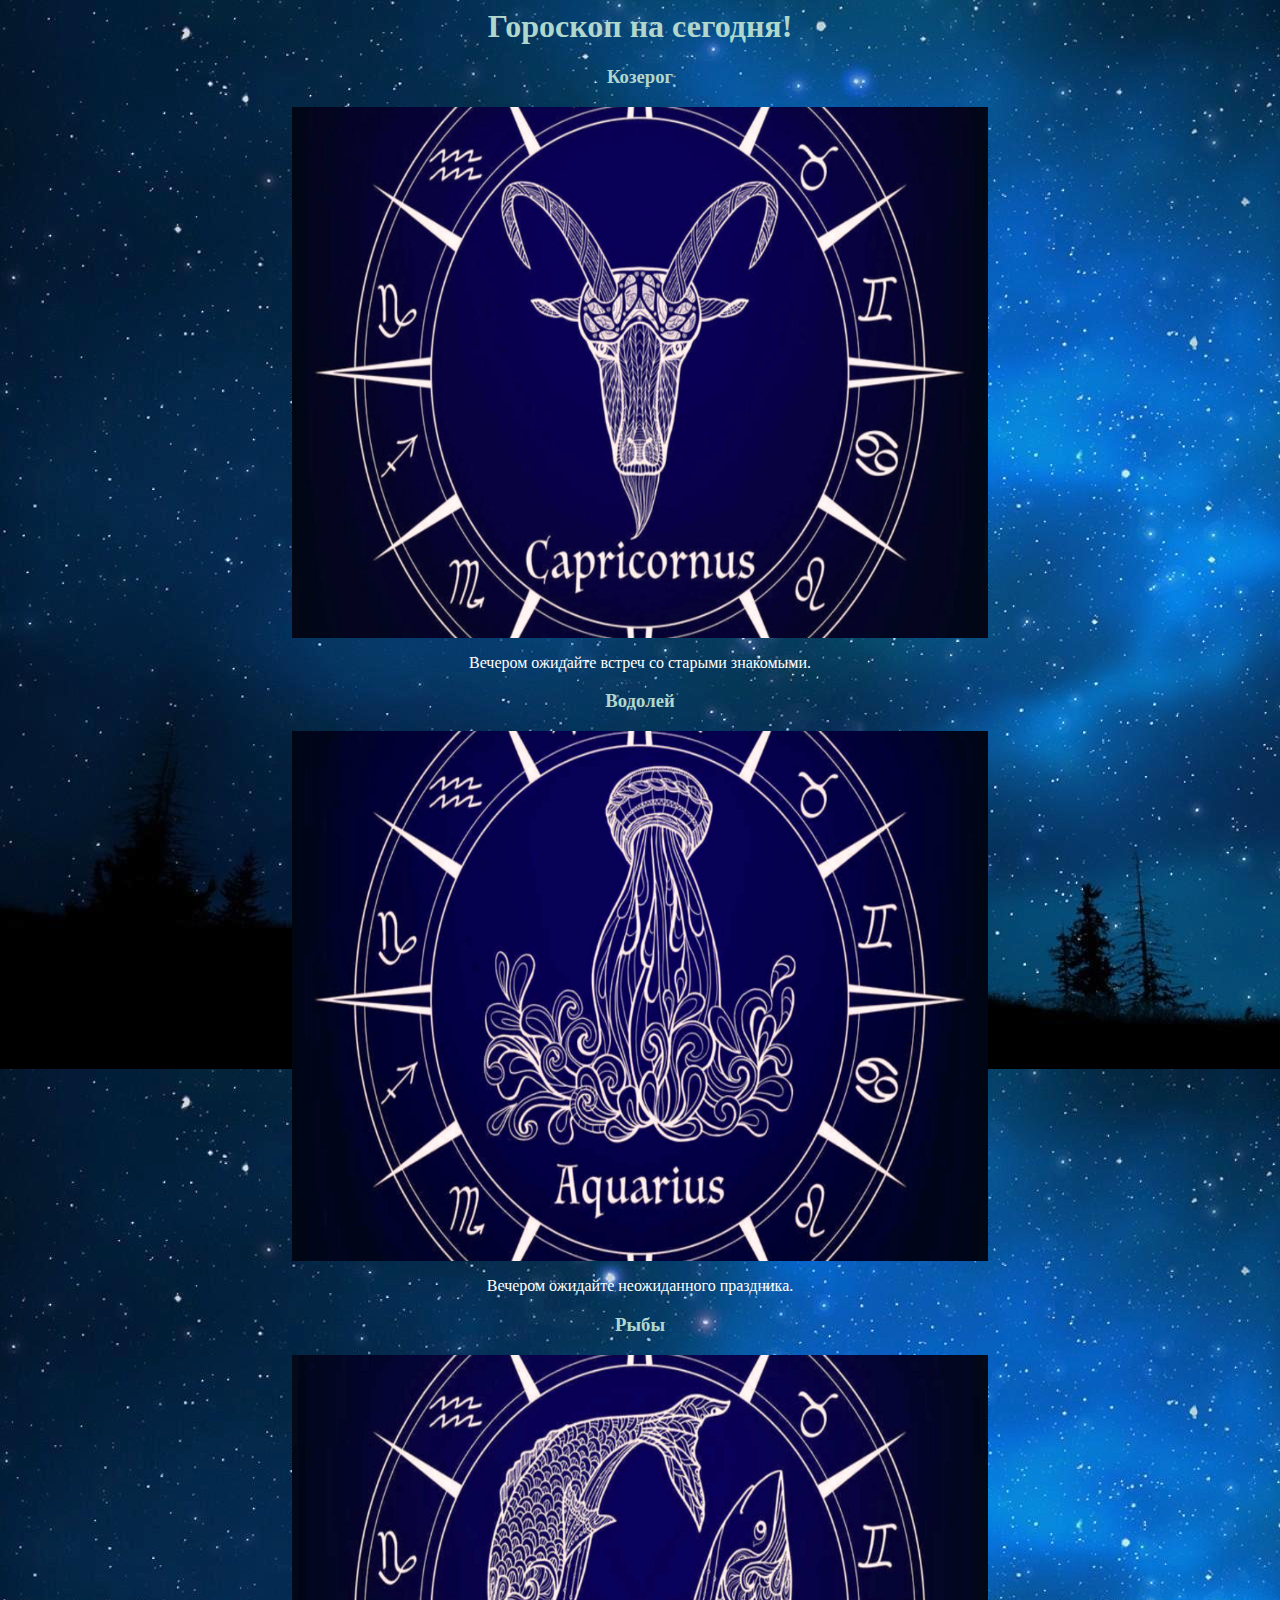
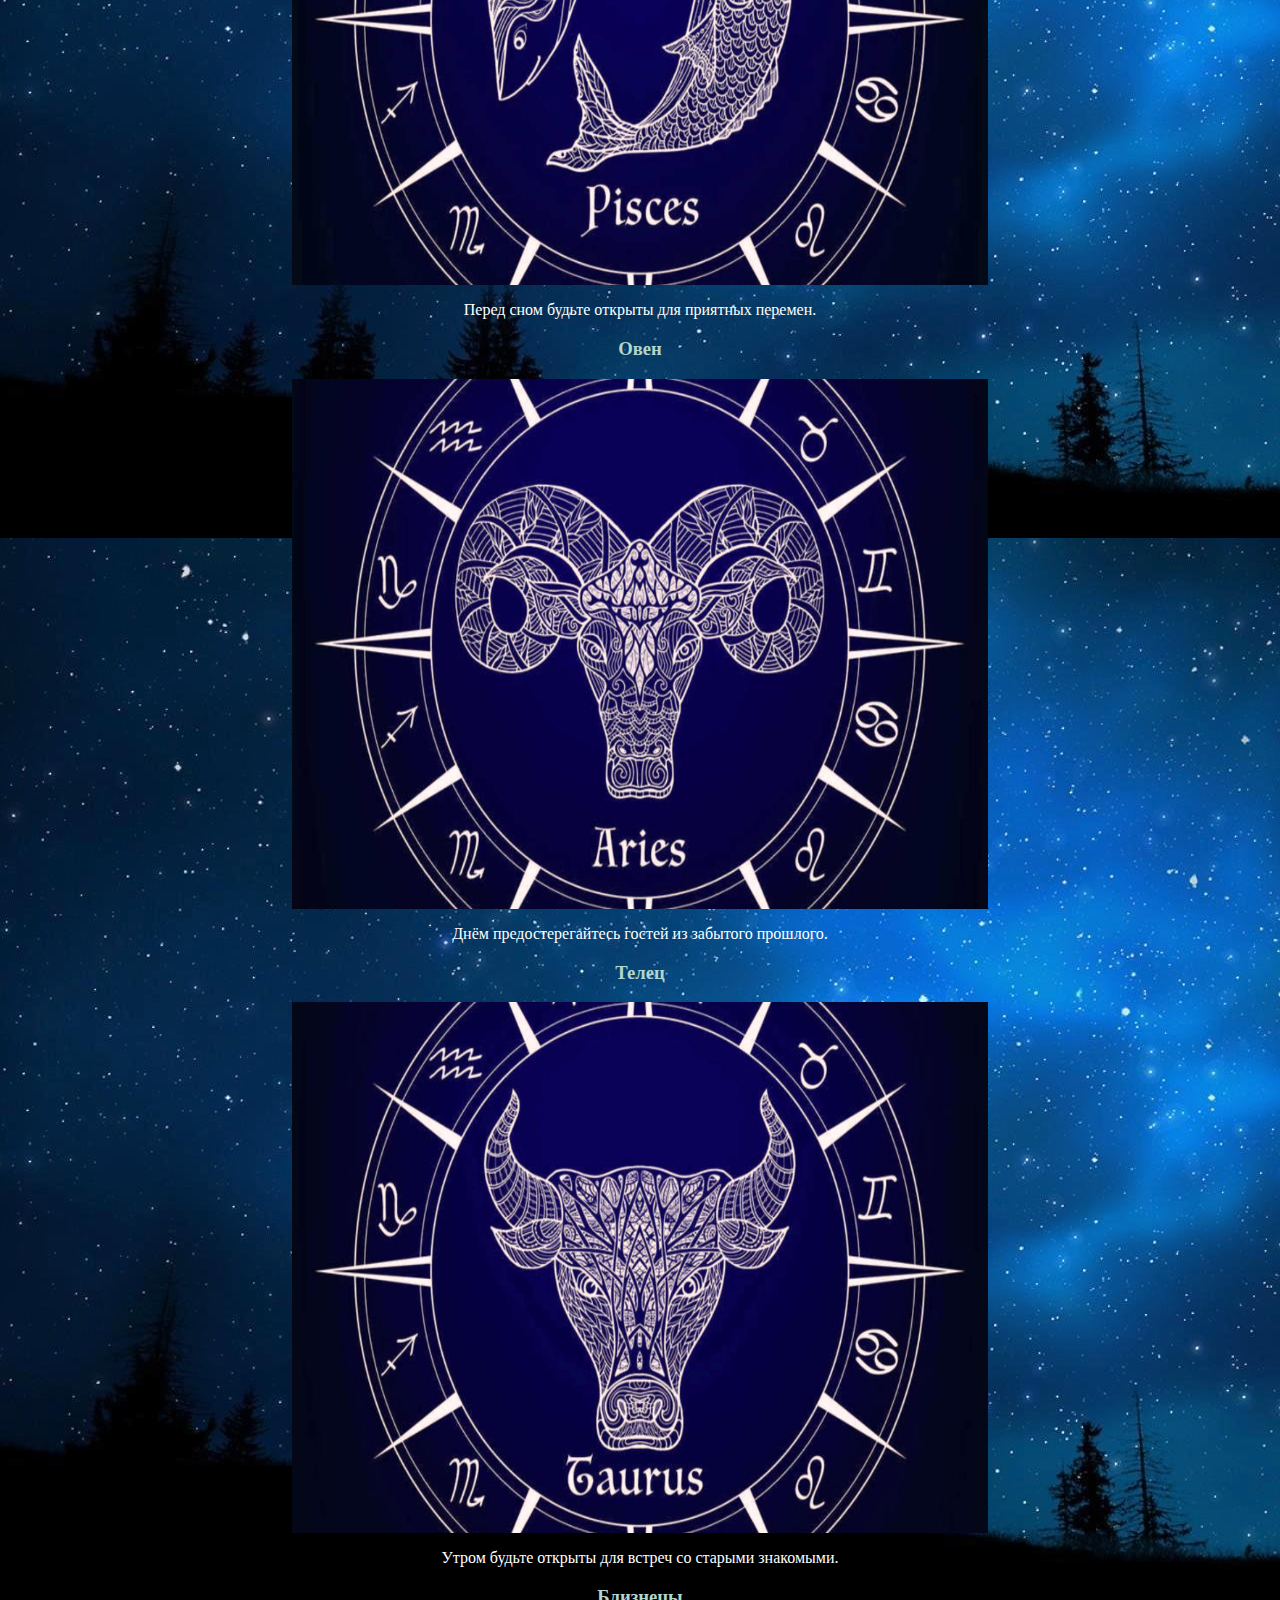
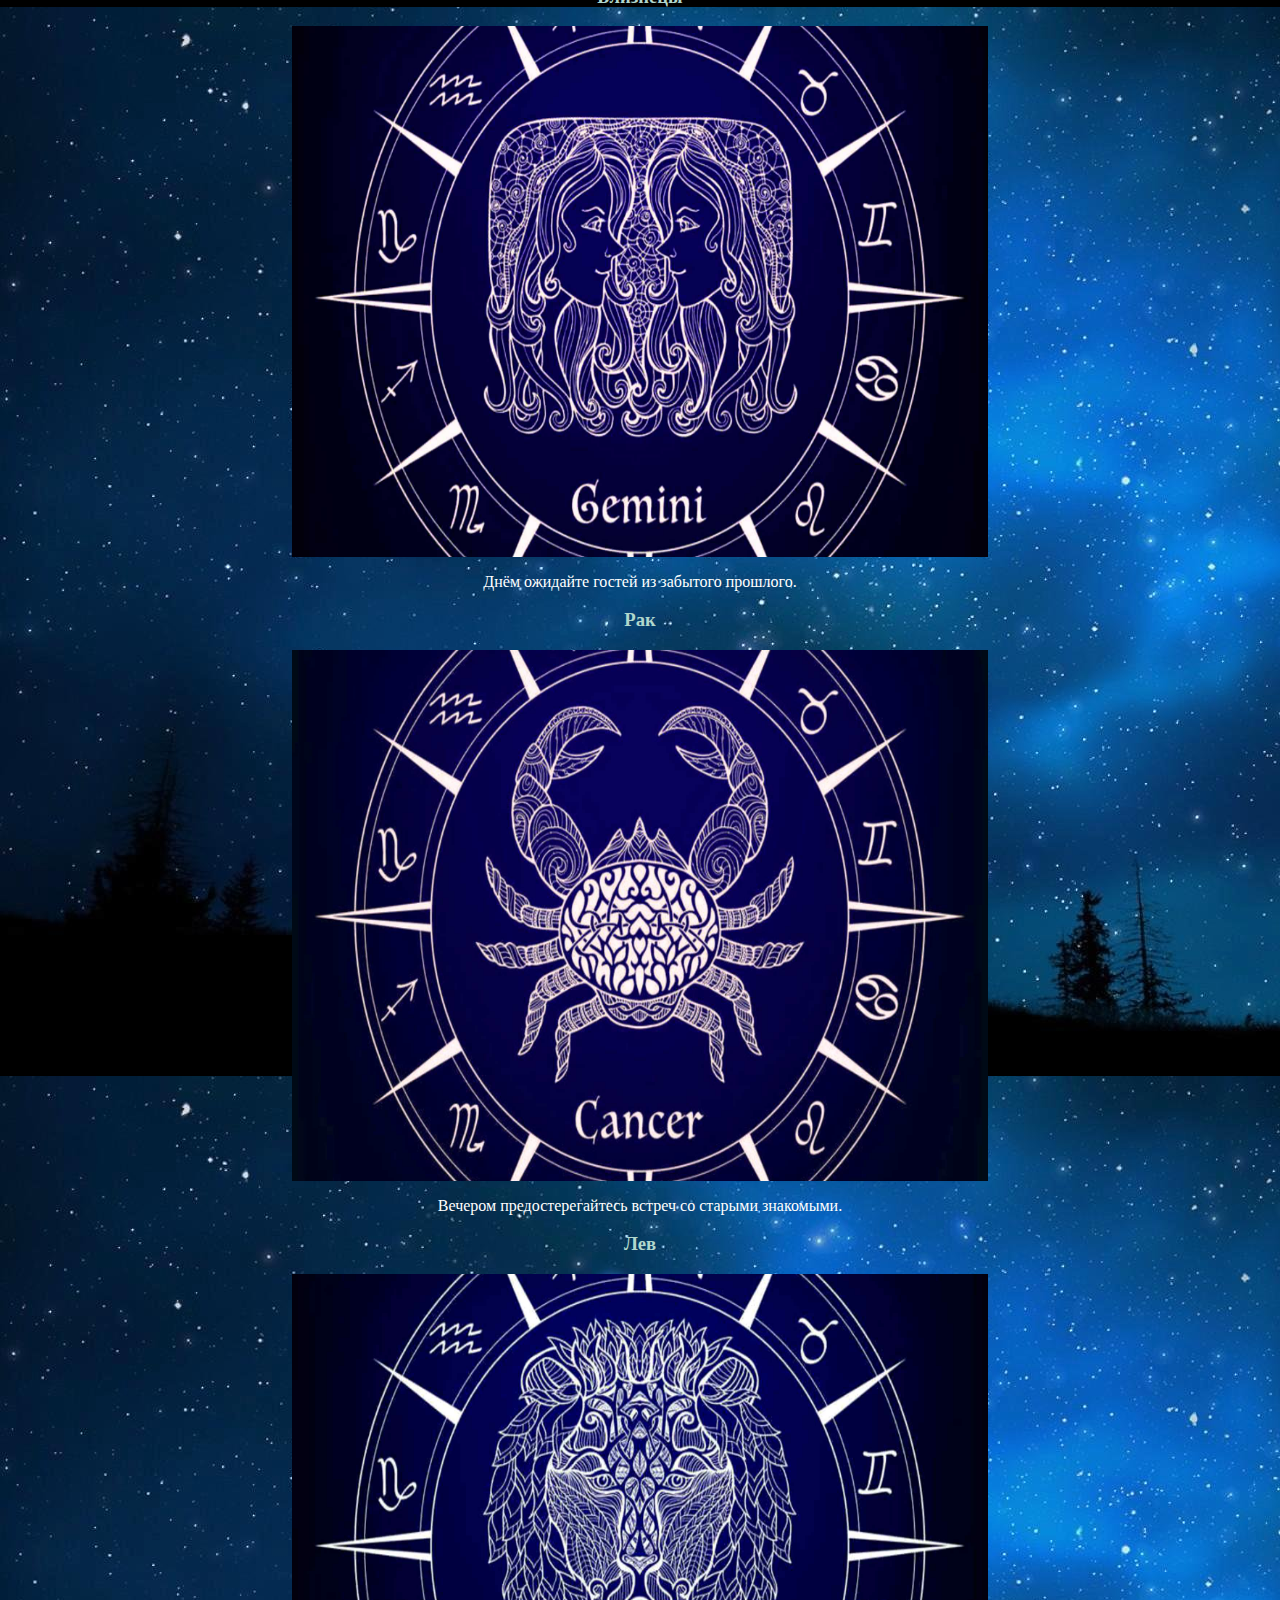
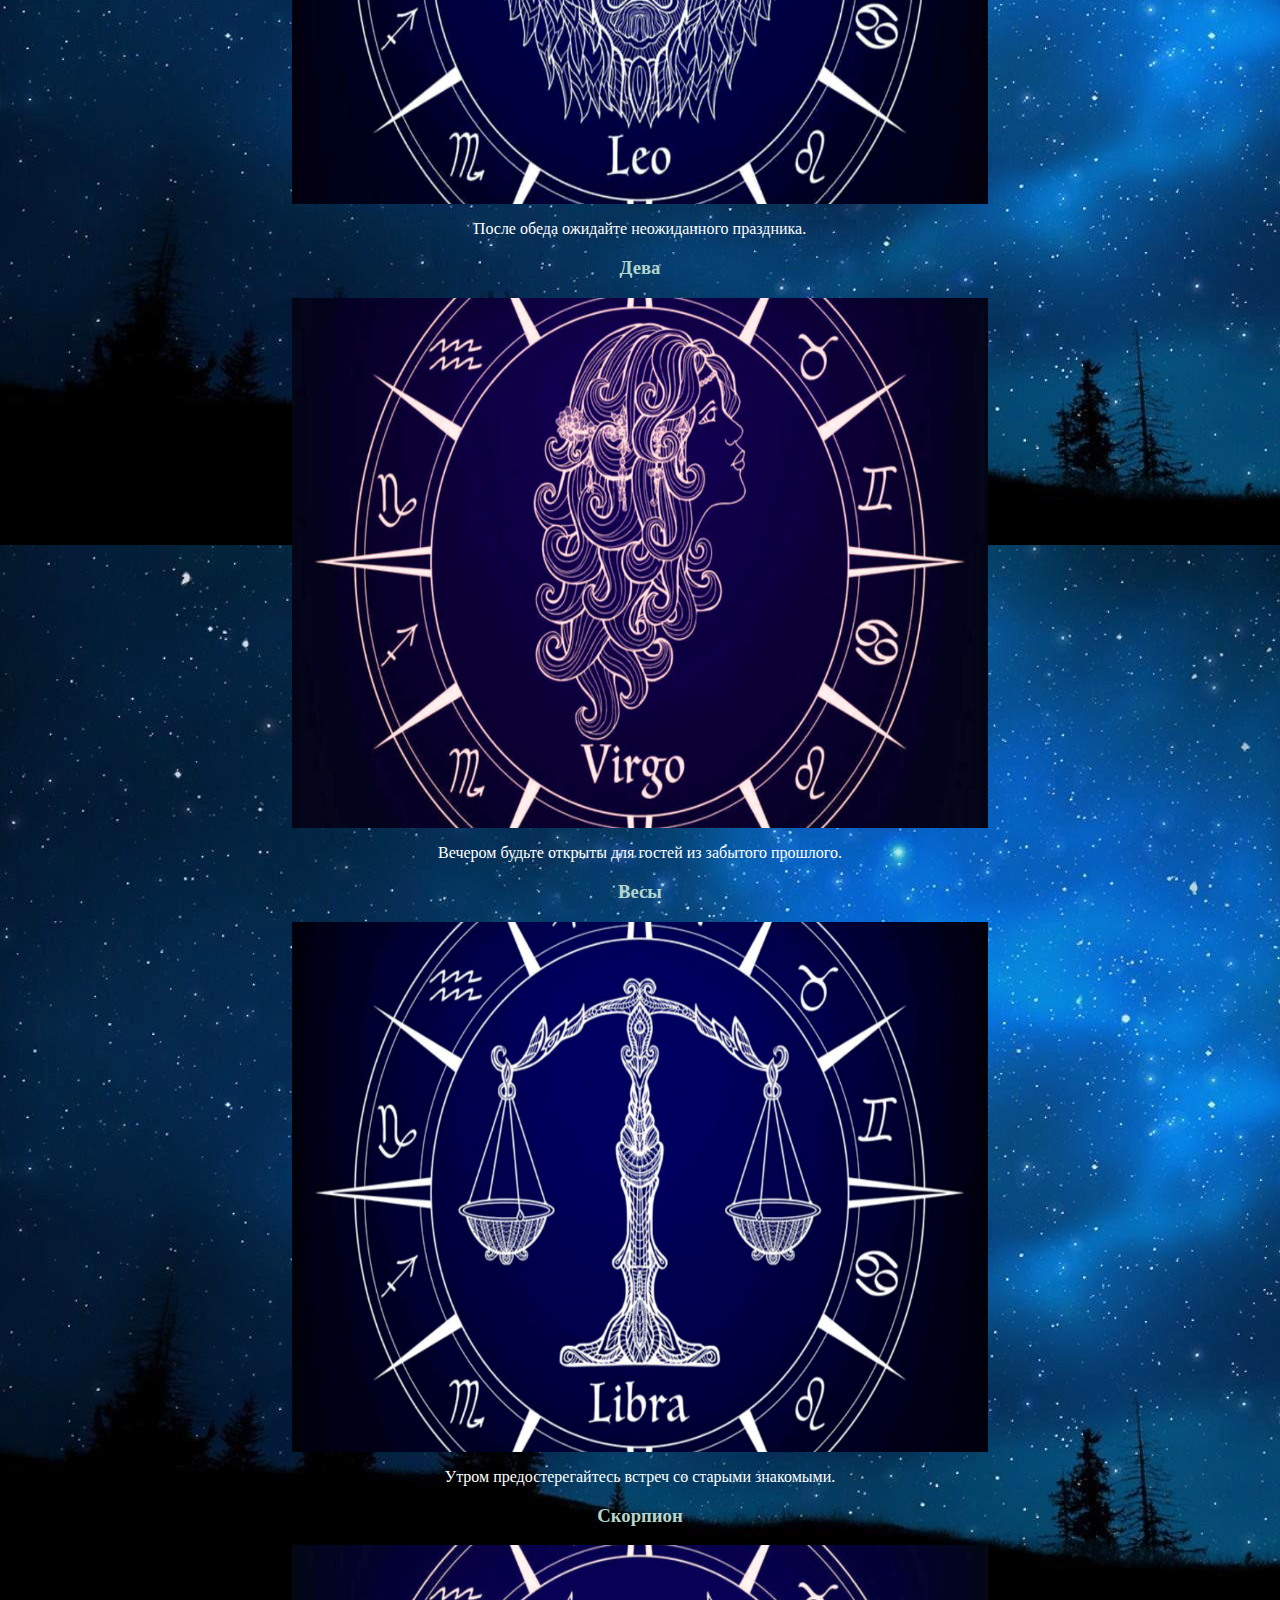
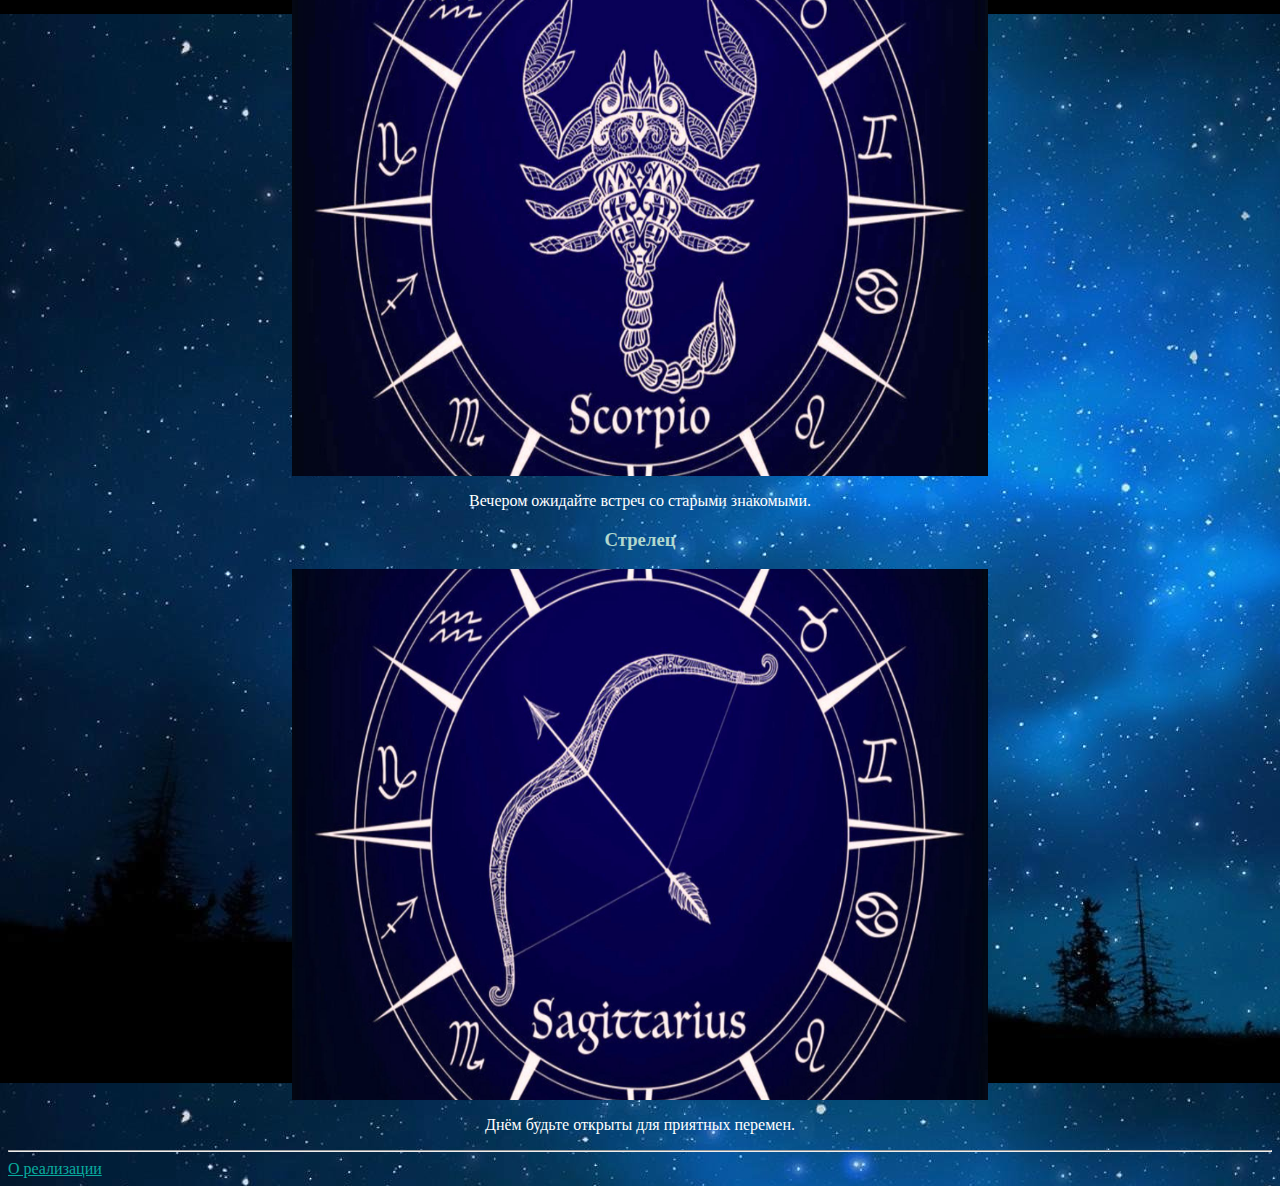
<file: index.html>
<html>
    <head>
        <title>Гороскоп</title><meta charset='utf-8'>
        <link rel="stylesheet"
            href="https://stackpath.bootstrapcdn.com/bootstrap/4.1.3/css/bootstrap.min.css"   
            integrity="sha384-MCw98/SFnGE8fJT3GXwEOngsV7Zt27NXFoaoApmYm81iuXoPkFOJwJ8ERdknLPMO"
            crossorigin="anonymous"/>
        <link   rel="stylesheet"
                type="text/css"
                href="style.css"/>
    </head>
    <body>
        <div class="conteiner-fluid">
            <div class="row align-items-start">
                <div class="col-lg centr">
                    <h1 class="zag">Гороскоп на сегодня!</h1> 
                </div>
            </div>
            <div class="row align-items-start centr">
                <div class="col-lg">
                    <h3 class="zag">Козерог</h3>
                    <img src="козерог.jpg" width="55%" height="60%"></img>
                    <p class="pred">Вечером ожидайте встреч со старыми знакомыми.</p>
                </div>
                <div class="col-lg">
                    <h3 class="zag">Водолей</h3> 
                    <img src="водолей.jpg" width="55%" height="60%"></img>
                    <p class="pred">Вечером ожидайте неожиданного праздника.</p>
                </div>
                <div class="col-lg">
                    <h3 class="zag">Рыбы</h3> 
                    <img src="рыбы.jpg" width="55%" height="60%"></img>
                    <p class="pred">Перед cном будьте открыты для приятных перемен.</p>
                </div>
            </div>
            <div class="row centr">
                <div class="col-lg">
                    <h3 class="zag">Овен</h3> 
                    <img src="овен.jpg" width="55%" height="60%"></img>
                    <p class="pred">Днём предостерегайтесь гостей из забытого прошлого.</p>
                </div>
                <div class="col-lg">
                    <h3 class="zag">Телец</h3> 
                    <img src="телец.jpg" width="55%" height="60%"></img>
                    <p class="pred">Утром будьте открыты для встреч со старыми знакомыми.</p>
                </div>
                <div class="col-lg">
                    <h3 class="zag">Близнецы</h3> 
                    <img src="близнецы.jpg" width="55%" height="60%"></img>
                    <p class="pred">Днём ожидайте гостей из забытого прошлого.</p>
                </div>
            </div>
            <div class="row centr">
                <div class="col-lg">
                    <h3 class="zag">Рак</h3> 
                    <img src="рак.jpg" width="55%" height="60%"></img>
                    <p class="pred"> Вечером предостерегайтесь встреч со старыми знакомыми.</p>
                </div>
                <div class="col-lg">
                    <h3 class="zag">Лев</h3> 
                    <img src="лев.jpg" width="55%" height="60%"></img>
                    <p class="pred">После обеда ожидайте неожиданного праздника.</p>
                </div>
                <div class="col-lg">
                    <h3 class="zag">Дева</h3> 
                    <img src="дева.jpg" width="55%" height="60%"></img>
                    <p class="pred">Вечером будьте открыты для гостей из забытого прошлого.</p>
                </div>
            </div>
            <div class="row centr">
                <div class="col-lg">
                    <h3 class="zag">Весы</h3> 
                    <img src="весы.jpg" width="55%" height="60%"></img>
                    <p class="pred">Утром предостерегайтесь встреч со старыми знакомыми.</p>
                </div>
                <div class="col-lg">
                    <h3 class="zag">Скорпион</h3> 
                    <img src="скорпион.jpg" width="55%" height="60%"></img>
                    <p class="pred">Вечером ожидайте встреч со старыми знакомыми.</p>
                </div>
                <div class="col-lg">
                    <h3 class="zag">Стрелец</h3>
                    <img src="стрелец.jpg" width="55%" height="60%"></img> 
                    <p class="pred">Днём будьте открыты для приятных перемен.</p>
                </div>
            </div>
        </div>
        <hr/>
        <a href="about.html">О реализации</a>
    </body>
</html>
</file>
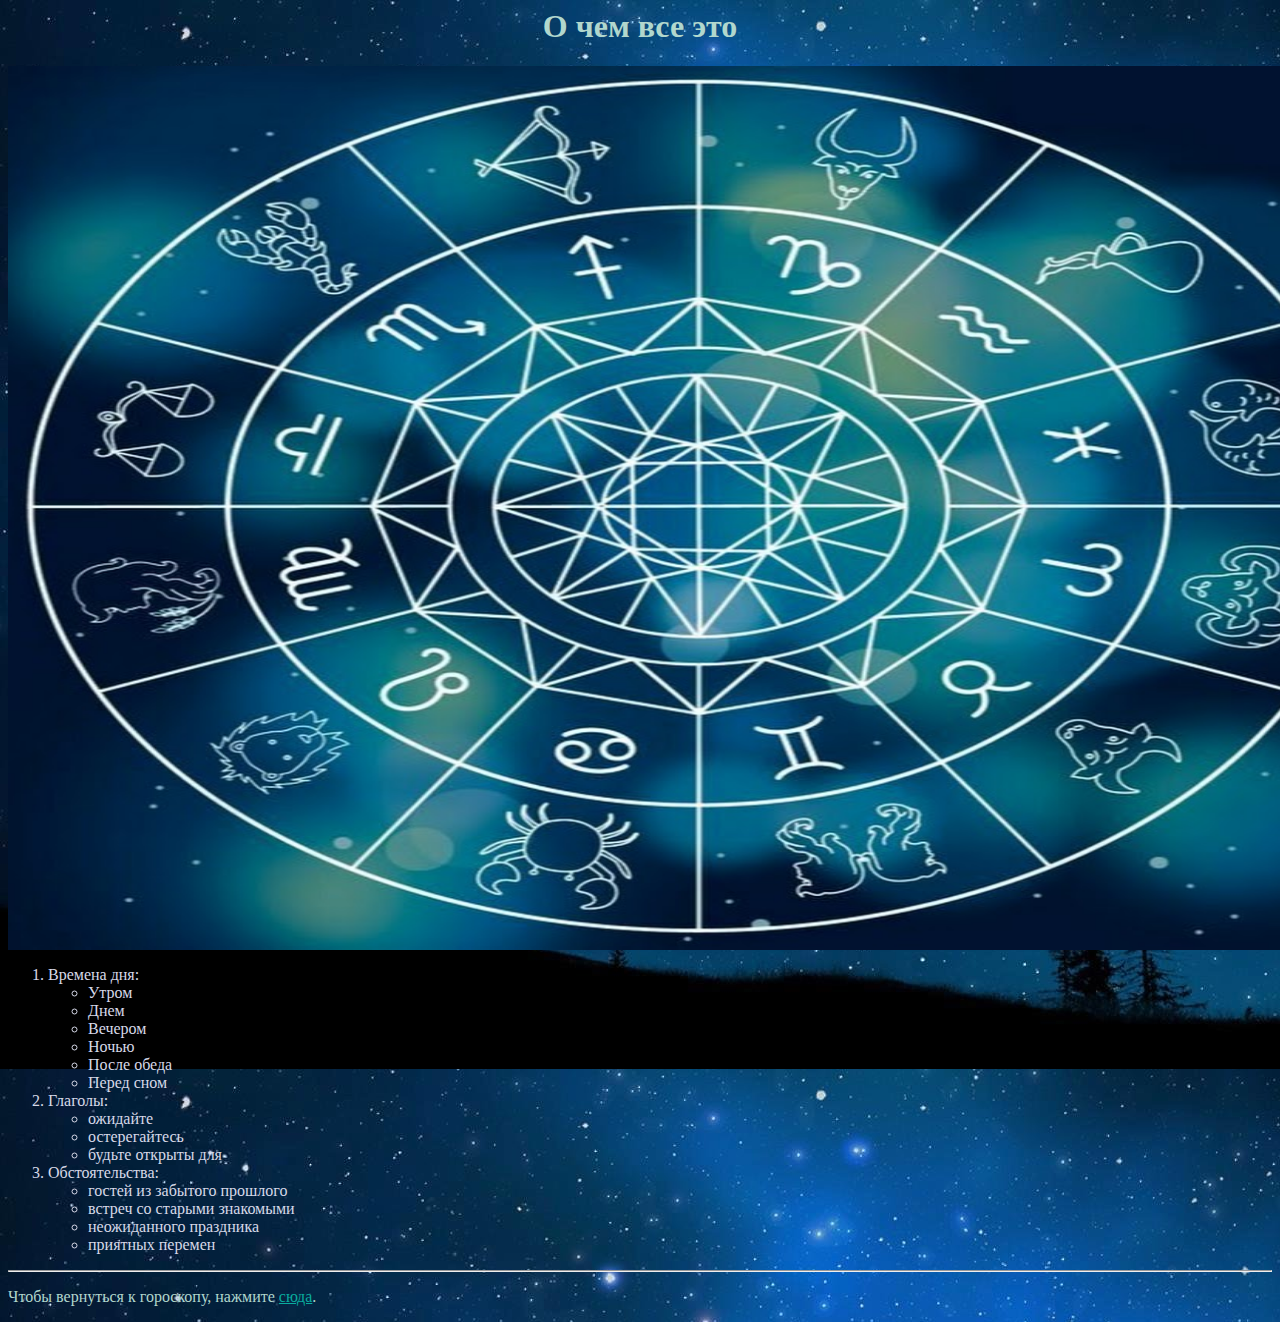
<file: about.html>
<html>
    <head>
        <title>О реализации</title><meta charset='utf-8'>
        <link   rel="stylesheet"
                href="https://stackpath.bootstrapcdn.com/bootstrap/4.1.3/css/bootstrap.min.css"   
                integrity="sha384-MCw98/SFnGE8fJT3GXwEOngsV7Zt27NXFoaoApmYm81iuXoPkFOJwJ8ERdknLPMO"
                crossorigin="anonymous"/>
                
        <link   rel="stylesheet"
                type="text/css"
                href="style.css"/>
    </head>
    <body>
        <div class="conteiner">
            <div class="row">
                <div class="col">
                    <h1 class="zag centr">О чем все это</h1>
                </div>
            </div>
            <div class="row">
                <div class="col-3">
                    <img src="задиаки.jpg" width="110%" height="100%"></img>
                </div>
                <div class="col-9">
                    <ol class="text">
                        <li>Времена дня:
                            <ul>
                                <li>Утром</li>
                                <li>Днем</li>
                                <li>Вечером</li>
                                <li>Ночью</li>
                                <li>После обеда</li>
                                <li>Перед сном</li>
                            </ul>
                        </li>
                        <li>Глаголы:
                            <ul>
                                <li>ожидайте</li>
                                <li>остерегайтесь</li>
                                <li>будьте открыты для</li>
                            </ul>
                        </li>
                        <li>Обстоятельства:
                            <ul>
                                <li>гостей из забытого прошлого</li>
                                <li>встреч со старыми знакомыми</li>
                                <li>неожиданного праздника</li>
                                <li>приятных перемен</li>
                            </ul>
                        </li>
                    </ol>
                </div>
            </div>
        </div>
        <hr/>
        <p class="zag">Чтобы вернуться к гороскопу, нажмите <a class="botton" href="index.html">сюда</a>.</p>
    </body>
</html>
</file>
<file: style.css>
.centr{
    text-align: center;
}
a{
    color:rgb(9, 172, 159);
}
a:hover{
    color:rgb(4, 122, 113);
}
body{
    background-color: rgb(4, 37, 113);
    background-image: url("фон.jpg");
}
.zag{
    color:rgb(177, 215, 205);
}
hr{
    background-color:rgb(114, 242, 229);
}
.pred{
    color:white;
}
.text{
    color:rgb(215, 217, 232)
}
</file>
